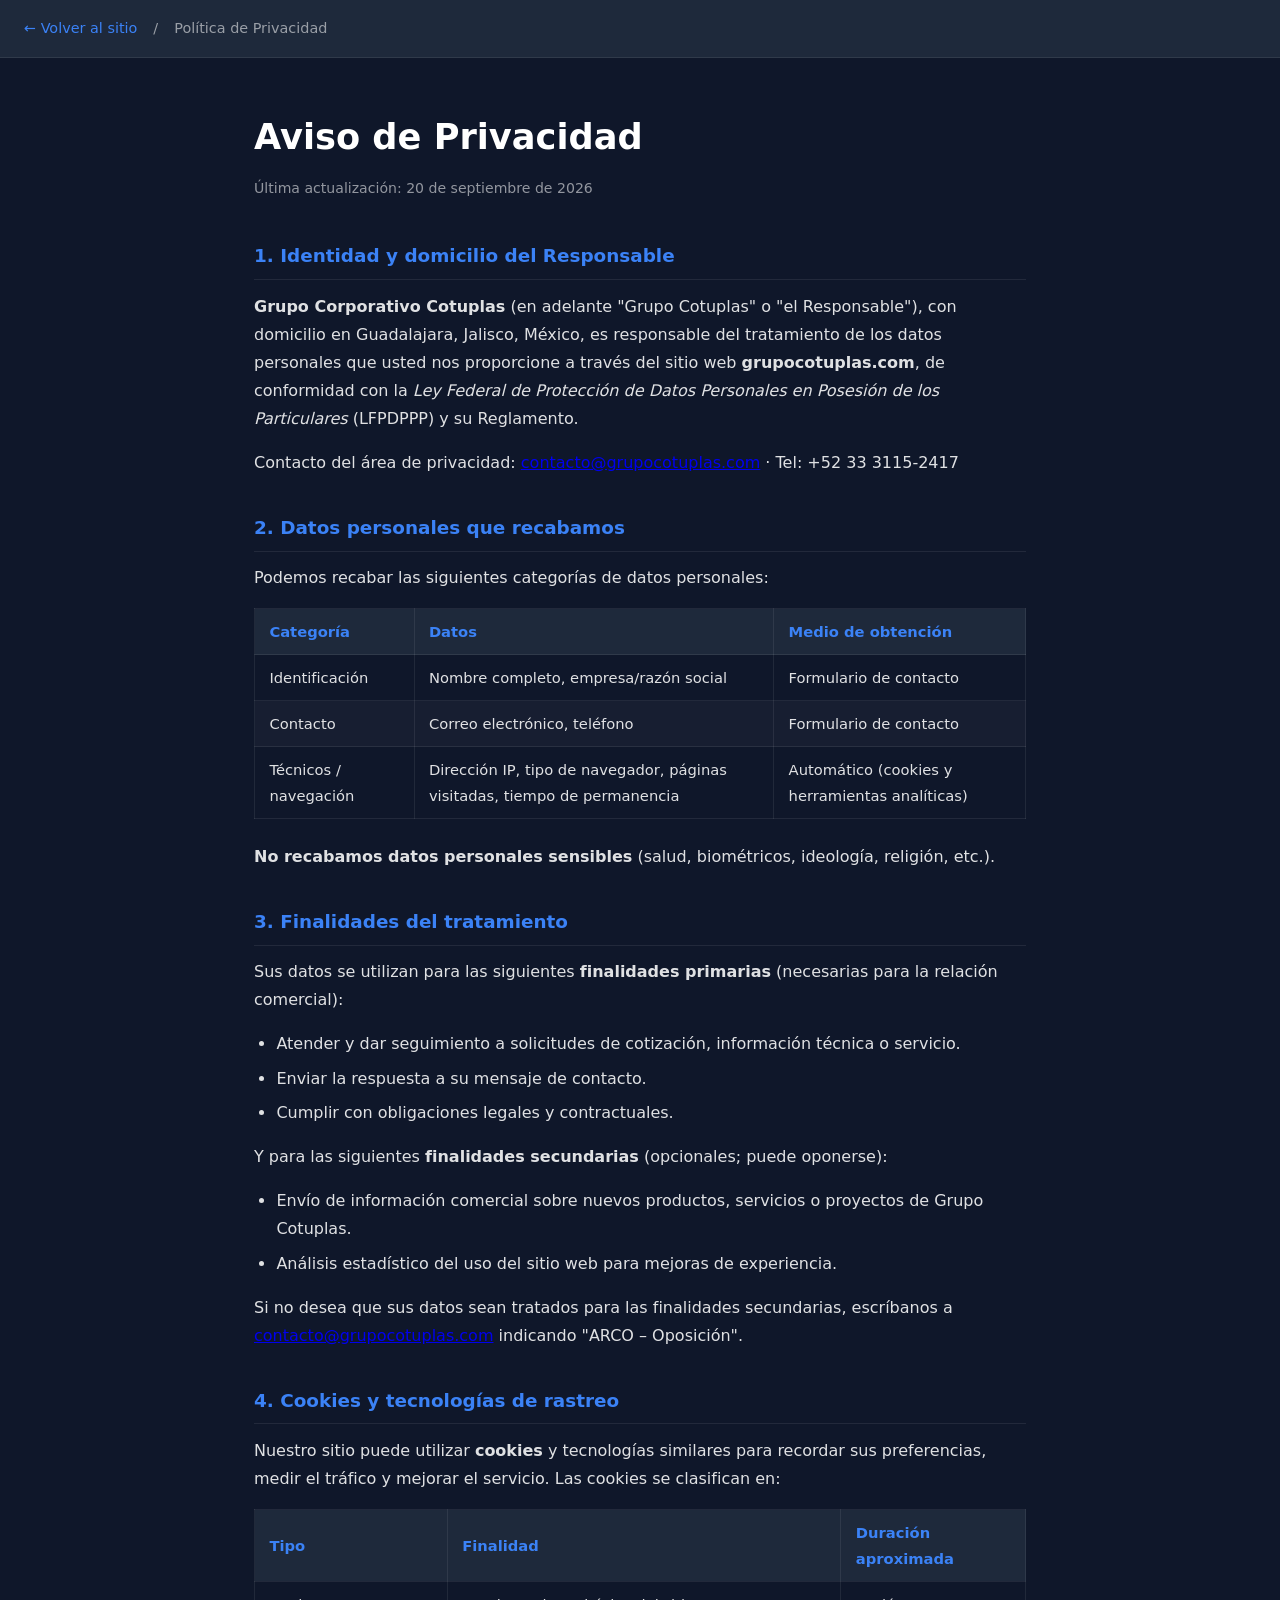
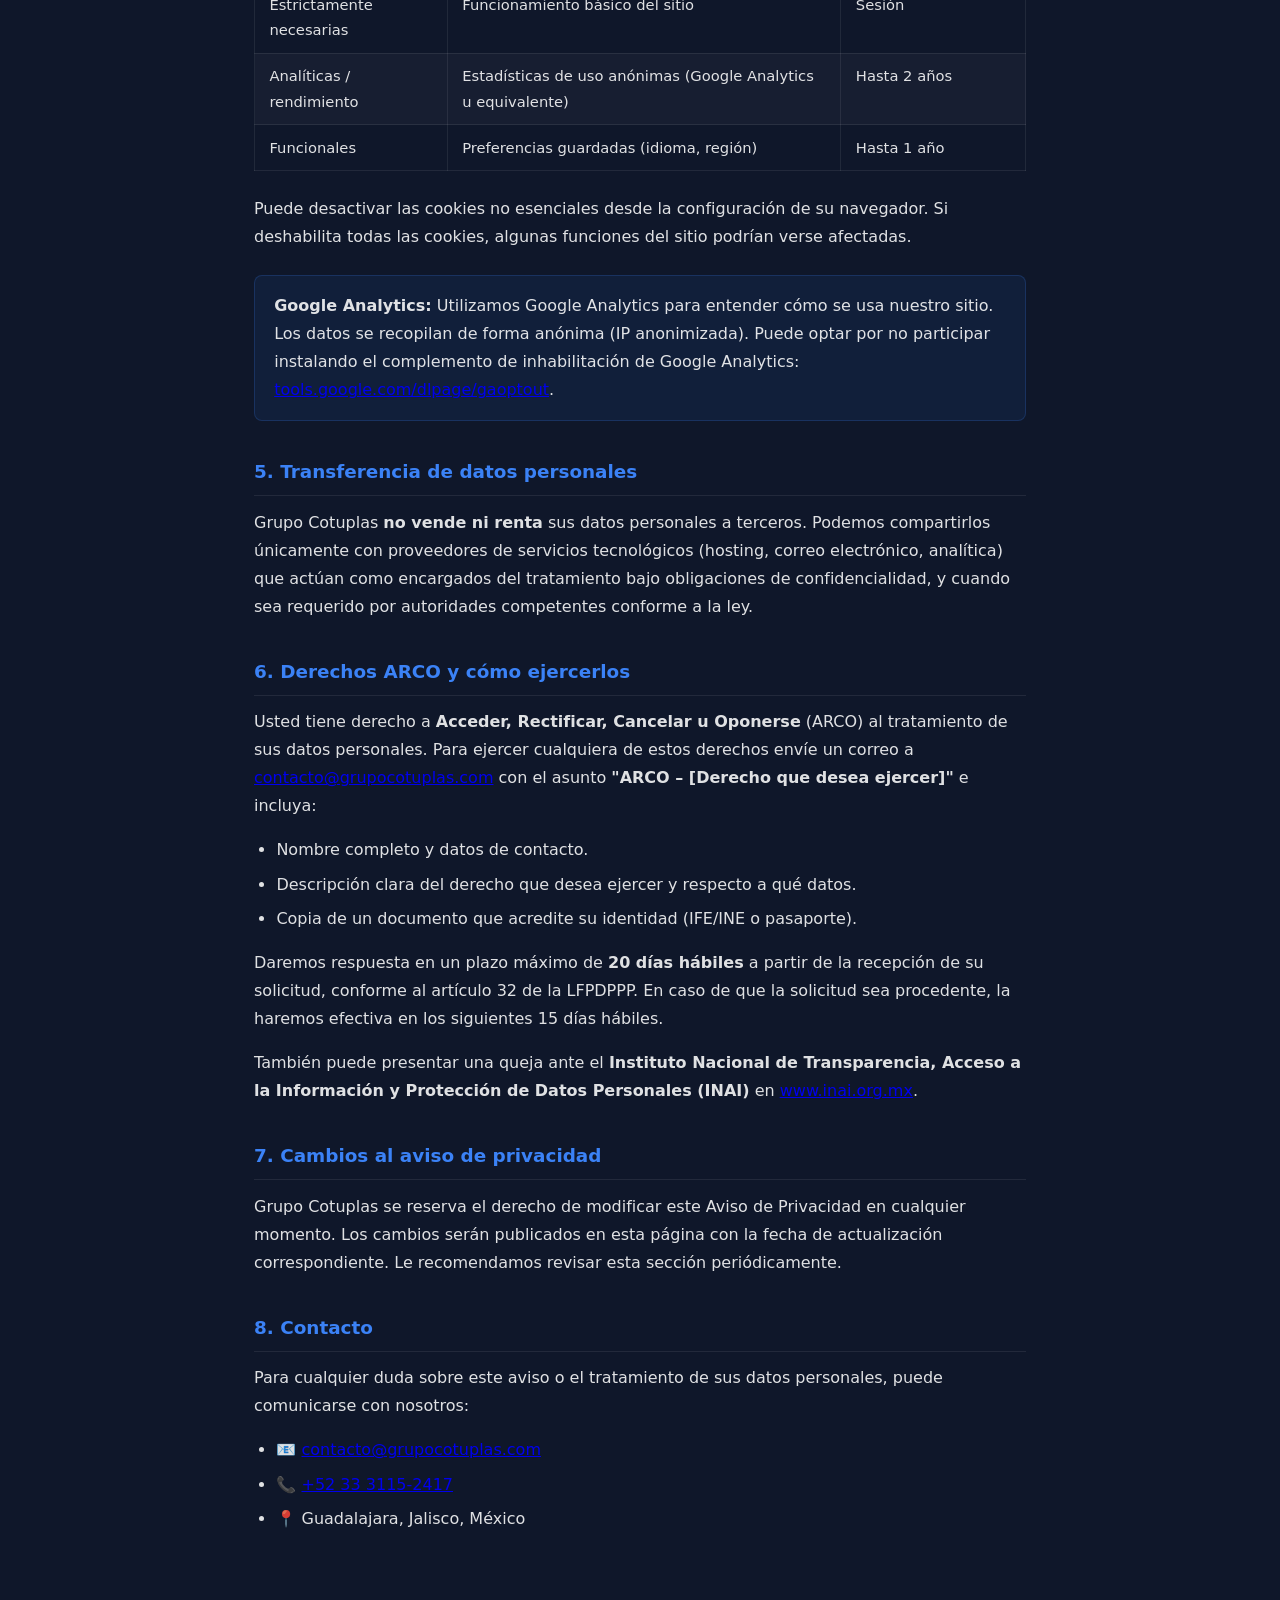
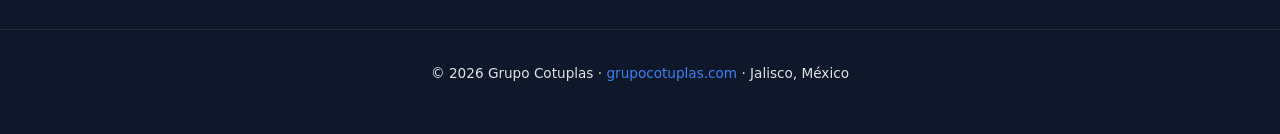
<file: privacidad.html>
<!DOCTYPE html>
<html lang="es-MX">
<head>
  <meta charset="UTF-8">
  <meta name="viewport" content="width=device-width, initial-scale=1.0">
  <title>Política de Privacidad | Grupo Cotuplas</title>
  <meta name="description" content="Aviso de privacidad de Grupo Cotuplas conforme a la Ley Federal de Protección de Datos Personales en Posesión de los Particulares (LFPDPPP).">
  <meta name="robots" content="index, follow">
  <link rel="canonical" href="https://grupocotuplas.com/privacidad.html">
  <style>
    *, *::before, *::after { box-sizing: border-box; margin: 0; padding: 0; }
    :root {
      --brand: #3b82f6;
      --bg: #0f172a;
      --surface: #1e293b;
      --border: rgba(255,255,255,.08);
      --text: rgba(255,255,255,.87);
      --muted: rgba(255,255,255,.55);
      --max: 820px;
    }
    body {
      background: var(--bg);
      color: var(--text);
      font-family: 'Segoe UI', system-ui, -apple-system, sans-serif;
      font-size: 1rem;
      line-height: 1.75;
    }
    header {
      background: var(--surface);
      border-bottom: 1px solid var(--border);
      padding: 1rem 1.5rem;
      display: flex;
      align-items: center;
      gap: 1rem;
    }
    header a {
      color: var(--brand);
      text-decoration: none;
      font-size: .9rem;
    }
    header a:hover { text-decoration: underline; }
    header span { color: var(--muted); font-size: .9rem; }
    main {
      max-width: var(--max);
      margin: 0 auto;
      padding: 3rem 1.5rem 5rem;
    }
    h1 {
      font-size: clamp(1.6rem, 4vw, 2.2rem);
      font-weight: 700;
      margin-bottom: .5rem;
      color: #fff;
    }
    .updated {
      color: var(--muted);
      font-size: .88rem;
      margin-bottom: 2.5rem;
    }
    h2 {
      font-size: 1.15rem;
      font-weight: 600;
      color: var(--brand);
      margin: 2.2rem 0 .8rem;
      padding-bottom: .4rem;
      border-bottom: 1px solid var(--border);
    }
    p { margin-bottom: 1rem; color: var(--text); }
    ul { margin: .5rem 0 1rem 1.4rem; }
    ul li { margin-bottom: .4rem; }
    table {
      width: 100%;
      border-collapse: collapse;
      margin: 1rem 0 1.5rem;
      font-size: .92rem;
    }
    th {
      background: var(--surface);
      text-align: left;
      padding: .6rem .9rem;
      color: var(--brand);
      font-weight: 600;
      border: 1px solid var(--border);
    }
    td {
      padding: .6rem .9rem;
      border: 1px solid var(--border);
      vertical-align: top;
    }
    tr:nth-child(even) td { background: rgba(255,255,255,.03); }
    .highlight {
      background: rgba(59,130,246,.08);
      border: 1px solid rgba(59,130,246,.2);
      border-radius: 8px;
      padding: 1rem 1.2rem;
      margin: 1.5rem 0;
    }
    .highlight p { margin-bottom: 0; }
    footer {
      text-align: center;
      padding: 2rem 1.5rem;
      color: var(--muted);
      font-size: .85rem;
      border-top: 1px solid var(--border);
    }
    footer a { color: var(--brand); text-decoration: none; }
    footer a:hover { text-decoration: underline; }
    @media (max-width: 600px) {
      main { padding: 2rem 1rem 4rem; }
      table { font-size: .82rem; }
    }
  </style>
</head>
<body>

<header>
  <a href="/">← Volver al sitio</a>
  <span>/</span>
  <span>Política de Privacidad</span>
</header>

<main>
  <h1>Aviso de Privacidad</h1>
  <p class="updated">Última actualización: 20 de septiembre de 2026</p>

  <h2>1. Identidad y domicilio del Responsable</h2>
  <p>
    <strong>Grupo Corporativo Cotuplas</strong> (en adelante "Grupo Cotuplas" o "el Responsable"),
    con domicilio en Guadalajara, Jalisco, México, es responsable del tratamiento de los datos personales
    que usted nos proporcione a través del sitio web <strong>grupocotuplas.com</strong>,
    de conformidad con la <em>Ley Federal de Protección de Datos Personales en Posesión de los Particulares</em>
    (LFPDPPP) y su Reglamento.
  </p>
  <p>Contacto del área de privacidad: <a href="mailto:contacto@grupocotuplas.com">contacto@grupocotuplas.com</a> · Tel: +52 33 3115-2417</p>

  <h2>2. Datos personales que recabamos</h2>
  <p>Podemos recabar las siguientes categorías de datos personales:</p>
  <table>
    <thead>
      <tr><th>Categoría</th><th>Datos</th><th>Medio de obtención</th></tr>
    </thead>
    <tbody>
      <tr>
        <td>Identificación</td>
        <td>Nombre completo, empresa/razón social</td>
        <td>Formulario de contacto</td>
      </tr>
      <tr>
        <td>Contacto</td>
        <td>Correo electrónico, teléfono</td>
        <td>Formulario de contacto</td>
      </tr>
      <tr>
        <td>Técnicos / navegación</td>
        <td>Dirección IP, tipo de navegador, páginas visitadas, tiempo de permanencia</td>
        <td>Automático (cookies y herramientas analíticas)</td>
      </tr>
    </tbody>
  </table>
  <p><strong>No recabamos datos personales sensibles</strong> (salud, biométricos, ideología, religión, etc.).</p>

  <h2>3. Finalidades del tratamiento</h2>
  <p>Sus datos se utilizan para las siguientes <strong>finalidades primarias</strong> (necesarias para la relación comercial):</p>
  <ul>
    <li>Atender y dar seguimiento a solicitudes de cotización, información técnica o servicio.</li>
    <li>Enviar la respuesta a su mensaje de contacto.</li>
    <li>Cumplir con obligaciones legales y contractuales.</li>
  </ul>
  <p>Y para las siguientes <strong>finalidades secundarias</strong> (opcionales; puede oponerse):</p>
  <ul>
    <li>Envío de información comercial sobre nuevos productos, servicios o proyectos de Grupo Cotuplas.</li>
    <li>Análisis estadístico del uso del sitio web para mejoras de experiencia.</li>
  </ul>
  <p>Si no desea que sus datos sean tratados para las finalidades secundarias, escríbanos a
    <a href="mailto:contacto@grupocotuplas.com">contacto@grupocotuplas.com</a> indicando "ARCO – Oposición".
  </p>

  <h2>4. Cookies y tecnologías de rastreo</h2>
  <p>
    Nuestro sitio puede utilizar <strong>cookies</strong> y tecnologías similares para recordar sus preferencias,
    medir el tráfico y mejorar el servicio. Las cookies se clasifican en:
  </p>
  <table>
    <thead>
      <tr><th>Tipo</th><th>Finalidad</th><th>Duración aproximada</th></tr>
    </thead>
    <tbody>
      <tr>
        <td>Estrictamente necesarias</td>
        <td>Funcionamiento básico del sitio</td>
        <td>Sesión</td>
      </tr>
      <tr>
        <td>Analíticas / rendimiento</td>
        <td>Estadísticas de uso anónimas (Google Analytics u equivalente)</td>
        <td>Hasta 2 años</td>
      </tr>
      <tr>
        <td>Funcionales</td>
        <td>Preferencias guardadas (idioma, región)</td>
        <td>Hasta 1 año</td>
      </tr>
    </tbody>
  </table>
  <p>
    Puede desactivar las cookies no esenciales desde la configuración de su navegador.
    Si deshabilita todas las cookies, algunas funciones del sitio podrían verse afectadas.
  </p>
  <div class="highlight">
    <p>
      <strong>Google Analytics:</strong> Utilizamos Google Analytics para entender cómo se usa nuestro sitio.
      Los datos se recopilan de forma anónima (IP anonimizada). Puede optar por no participar instalando
      el complemento de inhabilitación de Google Analytics:
      <a href="https://tools.google.com/dlpage/gaoptout" target="_blank" rel="noopener">tools.google.com/dlpage/gaoptout</a>.
    </p>
  </div>

  <h2>5. Transferencia de datos personales</h2>
  <p>
    Grupo Cotuplas <strong>no vende ni renta</strong> sus datos personales a terceros.
    Podemos compartirlos únicamente con proveedores de servicios tecnológicos (hosting, correo electrónico, analítica)
    que actúan como encargados del tratamiento bajo obligaciones de confidencialidad, y cuando sea requerido por
    autoridades competentes conforme a la ley.
  </p>

  <h2>6. Derechos ARCO y cómo ejercerlos</h2>
  <p>
    Usted tiene derecho a <strong>Acceder, Rectificar, Cancelar u Oponerse</strong> (ARCO) al tratamiento
    de sus datos personales. Para ejercer cualquiera de estos derechos envíe un correo a
    <a href="mailto:contacto@grupocotuplas.com">contacto@grupocotuplas.com</a> con el asunto
    <strong>"ARCO – [Derecho que desea ejercer]"</strong> e incluya:
  </p>
  <ul>
    <li>Nombre completo y datos de contacto.</li>
    <li>Descripción clara del derecho que desea ejercer y respecto a qué datos.</li>
    <li>Copia de un documento que acredite su identidad (IFE/INE o pasaporte).</li>
  </ul>
  <p>
    Daremos respuesta en un plazo máximo de <strong>20 días hábiles</strong> a partir de la recepción
    de su solicitud, conforme al artículo 32 de la LFPDPPP. En caso de que la solicitud sea procedente,
    la haremos efectiva en los siguientes 15 días hábiles.
  </p>
  <p>
    También puede presentar una queja ante el <strong>Instituto Nacional de Transparencia, Acceso a la
    Información y Protección de Datos Personales (INAI)</strong> en <a href="https://www.inai.org.mx" target="_blank" rel="noopener">www.inai.org.mx</a>.
  </p>

  <h2>7. Cambios al aviso de privacidad</h2>
  <p>
    Grupo Cotuplas se reserva el derecho de modificar este Aviso de Privacidad en cualquier momento.
    Los cambios serán publicados en esta página con la fecha de actualización correspondiente.
    Le recomendamos revisar esta sección periódicamente.
  </p>

  <h2>8. Contacto</h2>
  <p>
    Para cualquier duda sobre este aviso o el tratamiento de sus datos personales, puede comunicarse con nosotros:
  </p>
  <ul>
    <li>📧 <a href="mailto:contacto@grupocotuplas.com">contacto@grupocotuplas.com</a></li>
    <li>📞 <a href="tel:+523331152417">+52 33 3115-2417</a></li>
    <li>📍 Guadalajara, Jalisco, México</li>
  </ul>
</main>

<footer>
  <p>© 2026 Grupo Cotuplas · <a href="/">grupocotuplas.com</a> · Jalisco, México</p>
</footer>

</body>
</html>
</file>
